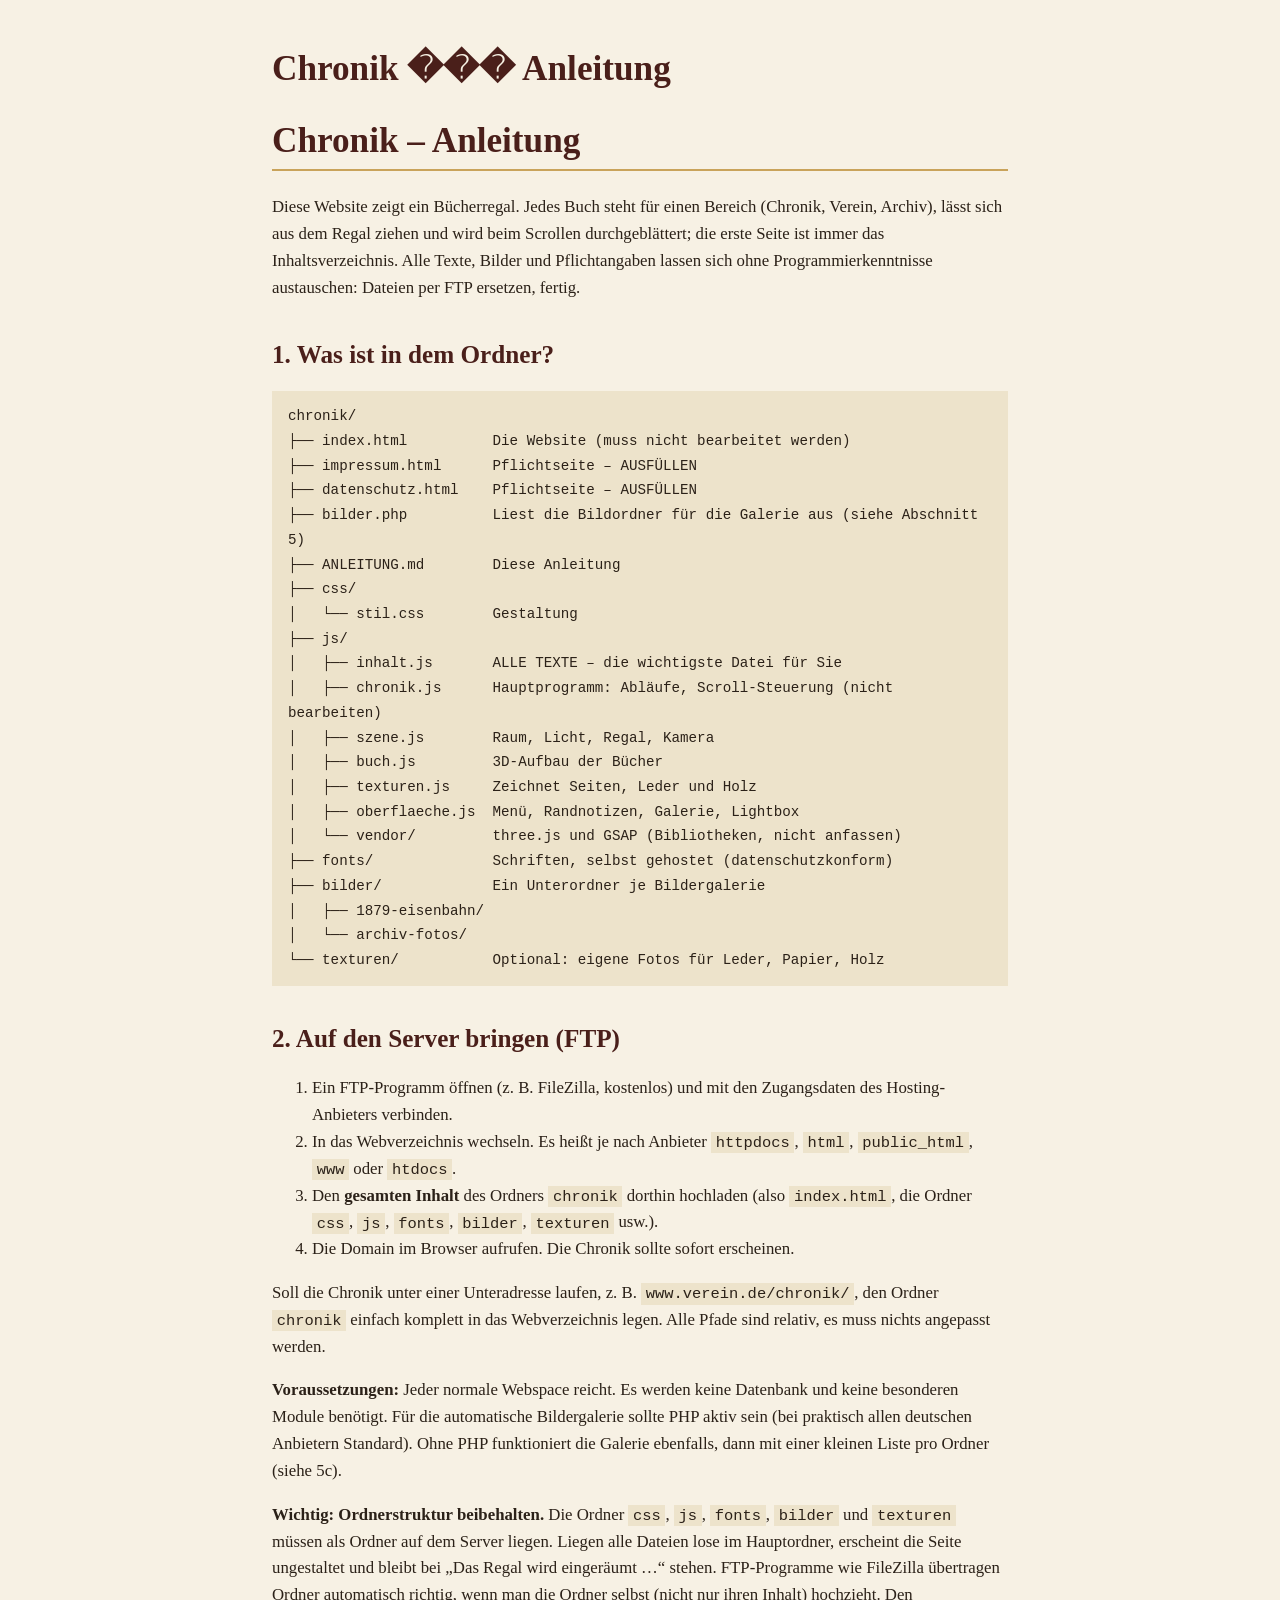
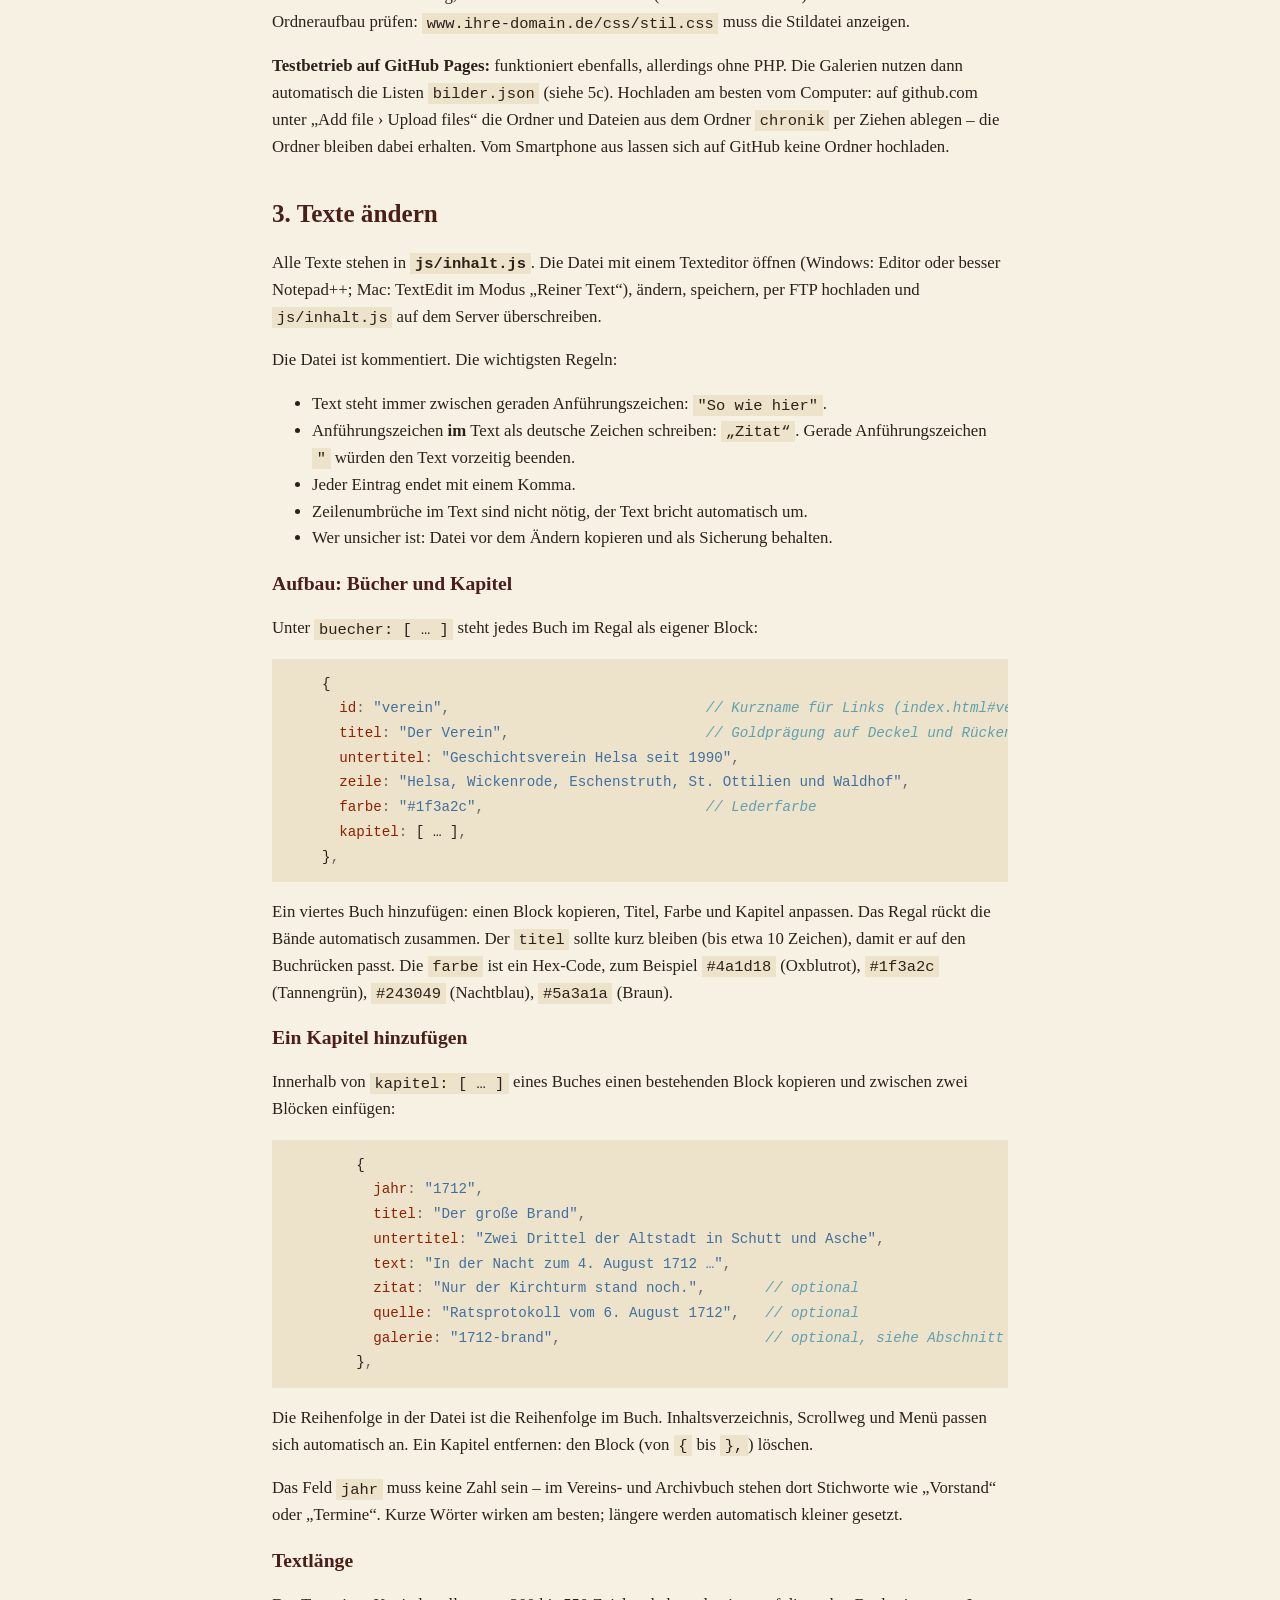
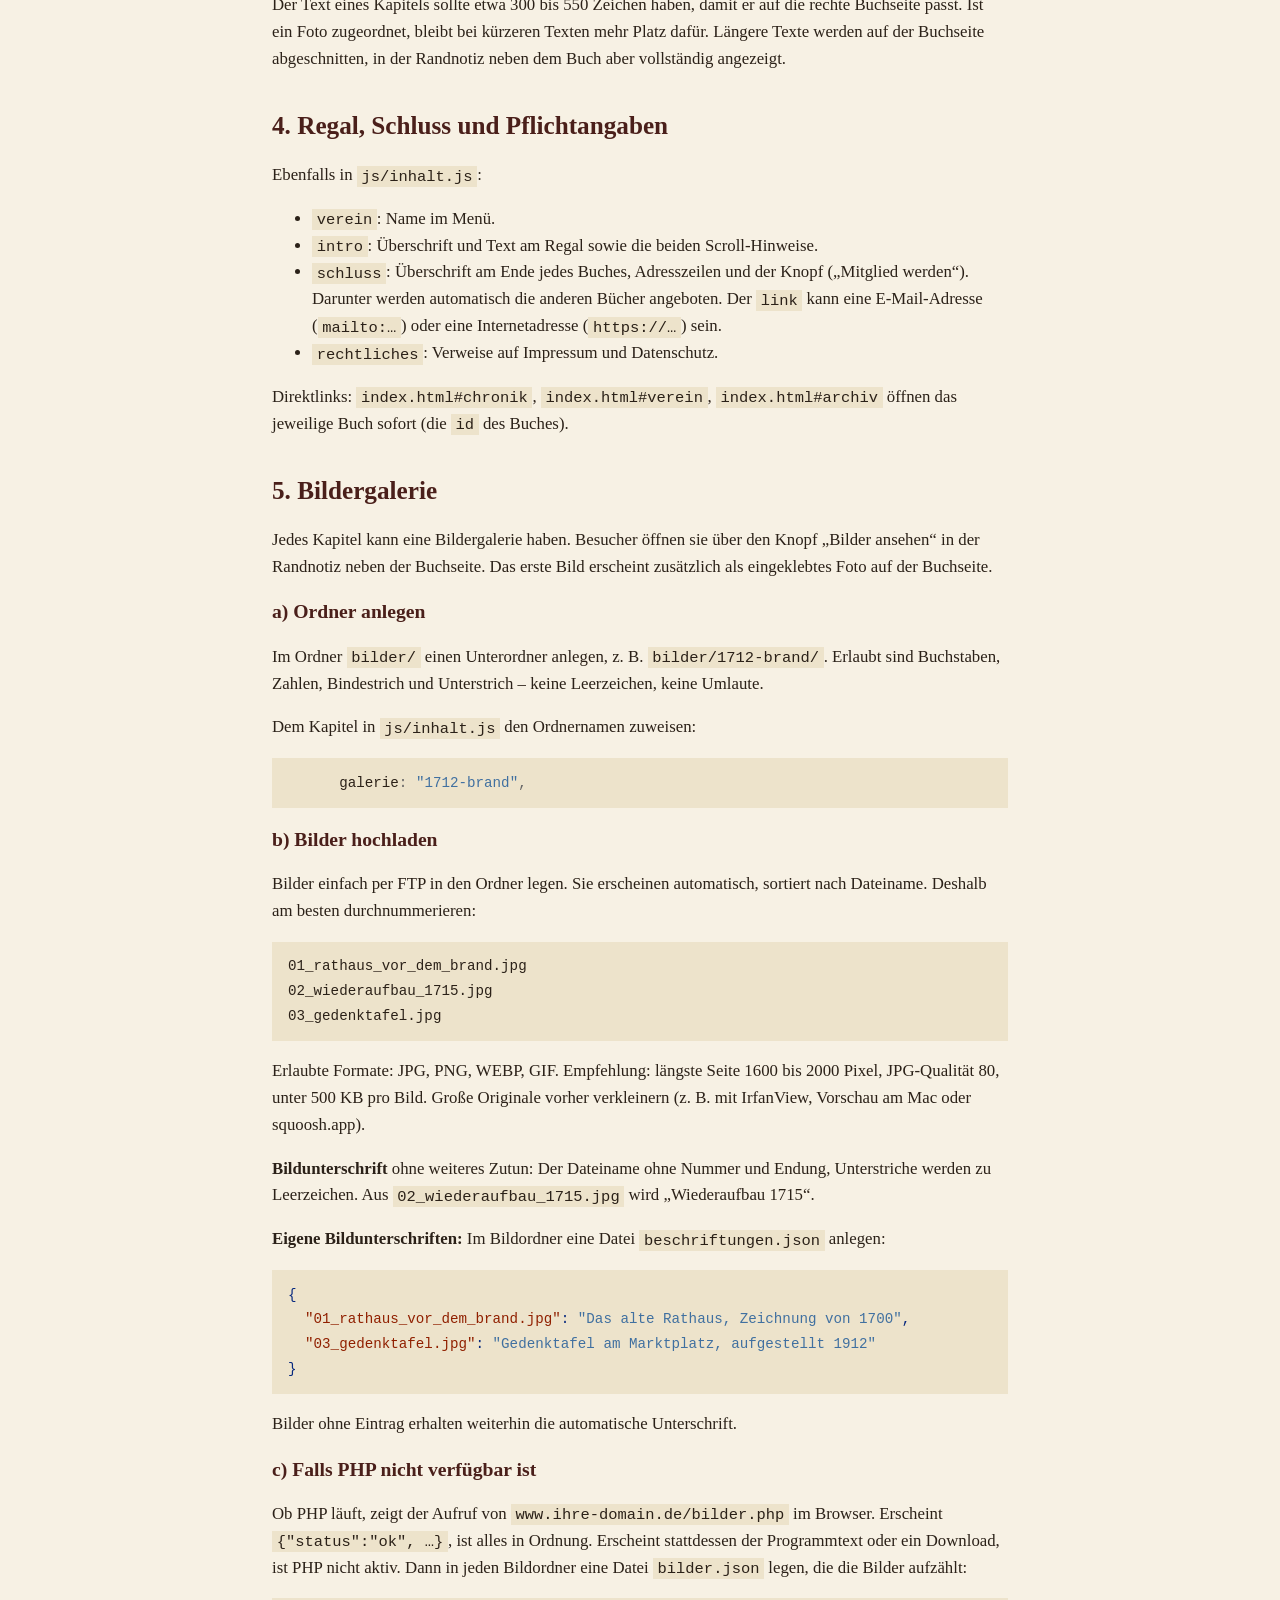
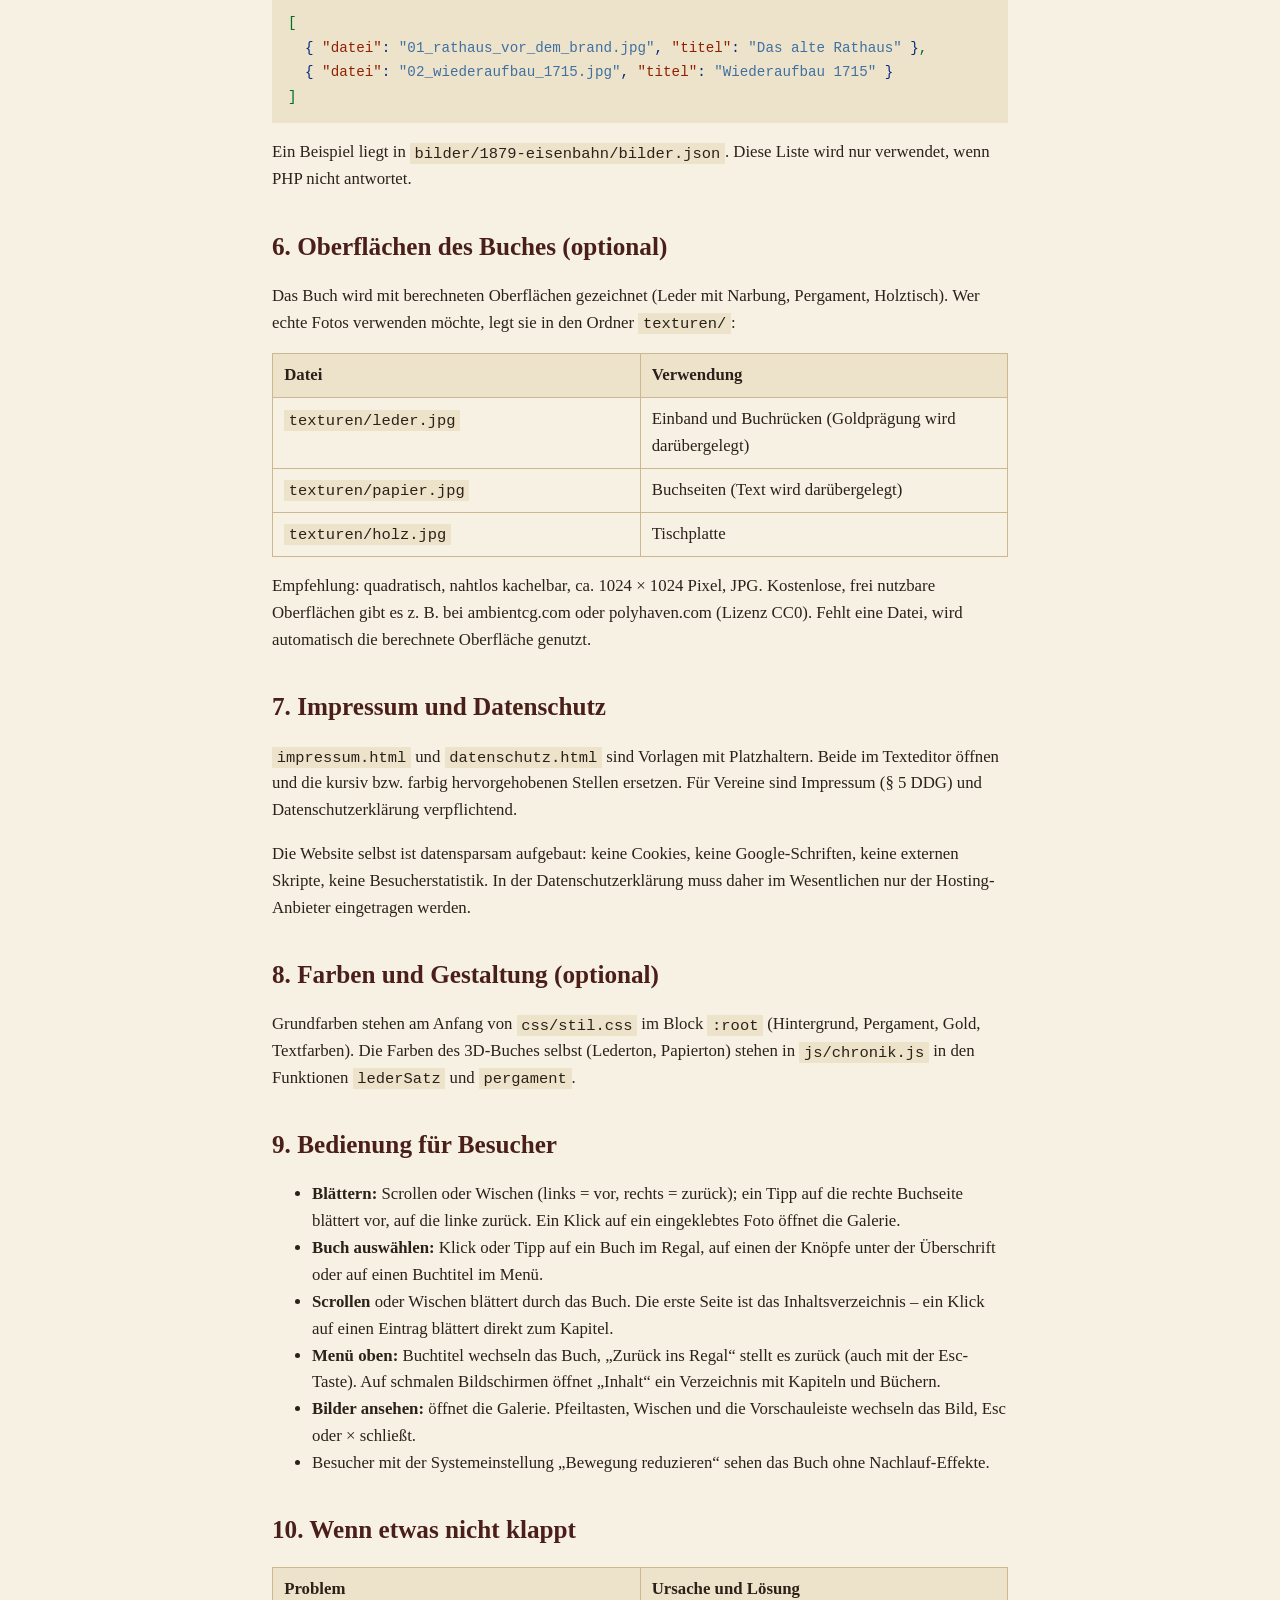
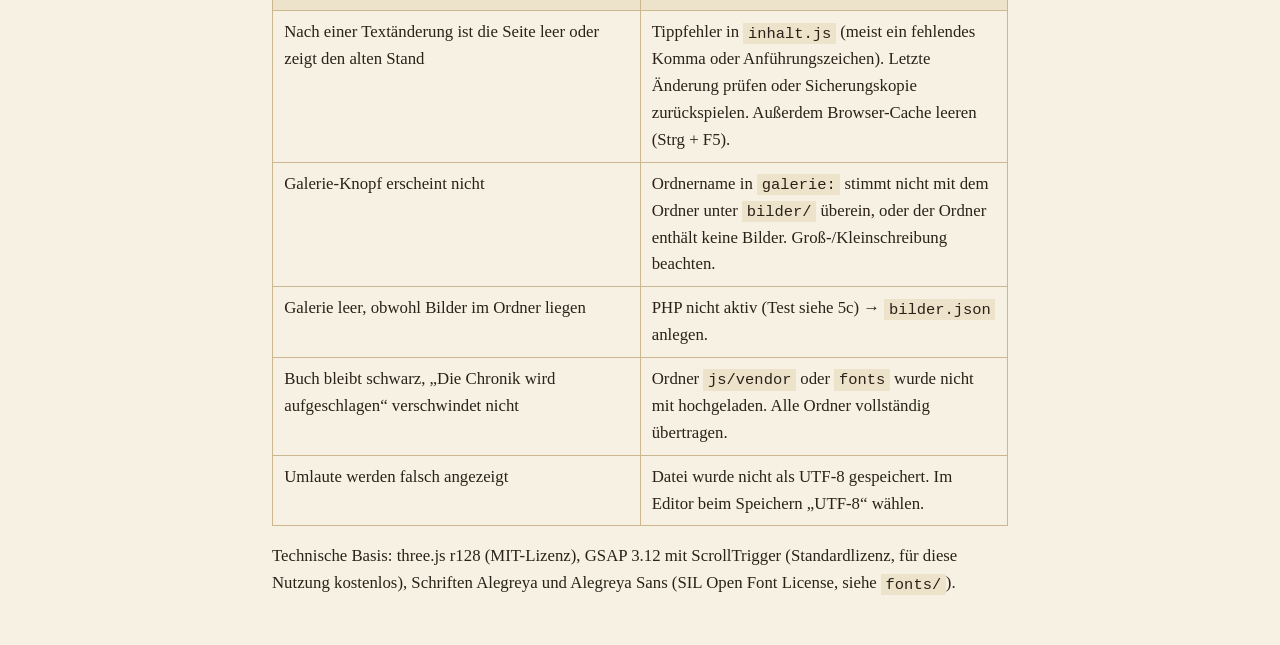
<file: ANLEITUNG.html>
<!DOCTYPE html>
<html xmlns="http://www.w3.org/1999/xhtml" lang="de" xml:lang="de">
<head>
  <meta charset="utf-8" />
  <meta name="generator" content="pandoc" />
  <meta name="viewport" content="width=device-width, initial-scale=1.0, user-scalable=yes" />
  <title>Chronik ��� Anleitung</title>
  <style>
    code{white-space: pre-wrap;}
    span.smallcaps{font-variant: small-caps;}
    div.columns{display: flex; gap: min(4vw, 1.5em);}
    div.column{flex: auto; overflow-x: auto;}
    div.hanging-indent{margin-left: 1.5em; text-indent: -1.5em;}
    /* The extra [class] is a hack that increases specificity enough to
       override a similar rule in reveal.js */
    ul.task-list[class]{list-style: none;}
    ul.task-list li input[type="checkbox"] {
      font-size: inherit;
      width: 0.8em;
      margin: 0 0.8em 0.2em -1.6em;
      vertical-align: middle;
    }
    .display.math{display: block; text-align: center; margin: 0.5rem auto;}
    /* CSS for syntax highlighting */
    pre > code.sourceCode { white-space: pre; position: relative; }
    pre > code.sourceCode > span { line-height: 1.25; }
    pre > code.sourceCode > span:empty { height: 1.2em; }
    .sourceCode { overflow: visible; }
    code.sourceCode > span { color: inherit; text-decoration: inherit; }
    div.sourceCode { margin: 1em 0; }
    pre.sourceCode { margin: 0; }
    @media screen {
    div.sourceCode { overflow: auto; }
    }
    @media print {
    pre > code.sourceCode { white-space: pre-wrap; }
    pre > code.sourceCode > span { text-indent: -5em; padding-left: 5em; }
    }
    pre.numberSource code
      { counter-reset: source-line 0; }
    pre.numberSource code > span
      { position: relative; left: -4em; counter-increment: source-line; }
    pre.numberSource code > span > a:first-child::before
      { content: counter(source-line);
        position: relative; left: -1em; text-align: right; vertical-align: baseline;
        border: none; display: inline-block;
        -webkit-touch-callout: none; -webkit-user-select: none;
        -khtml-user-select: none; -moz-user-select: none;
        -ms-user-select: none; user-select: none;
        padding: 0 4px; width: 4em;
        color: #aaaaaa;
      }
    pre.numberSource { margin-left: 3em; border-left: 1px solid #aaaaaa;  padding-left: 4px; }
    div.sourceCode
      {   }
    @media screen {
    pre > code.sourceCode > span > a:first-child::before { text-decoration: underline; }
    }
    code span.al { color: #ff0000; font-weight: bold; } /* Alert */
    code span.an { color: #60a0b0; font-weight: bold; font-style: italic; } /* Annotation */
    code span.at { color: #7d9029; } /* Attribute */
    code span.bn { color: #40a070; } /* BaseN */
    code span.bu { color: #008000; } /* BuiltIn */
    code span.cf { color: #007020; font-weight: bold; } /* ControlFlow */
    code span.ch { color: #4070a0; } /* Char */
    code span.cn { color: #880000; } /* Constant */
    code span.co { color: #60a0b0; font-style: italic; } /* Comment */
    code span.cv { color: #60a0b0; font-weight: bold; font-style: italic; } /* CommentVar */
    code span.do { color: #ba2121; font-style: italic; } /* Documentation */
    code span.dt { color: #902000; } /* DataType */
    code span.dv { color: #40a070; } /* DecVal */
    code span.er { color: #ff0000; font-weight: bold; } /* Error */
    code span.ex { } /* Extension */
    code span.fl { color: #40a070; } /* Float */
    code span.fu { color: #06287e; } /* Function */
    code span.im { color: #008000; font-weight: bold; } /* Import */
    code span.in { color: #60a0b0; font-weight: bold; font-style: italic; } /* Information */
    code span.kw { color: #007020; font-weight: bold; } /* Keyword */
    code span.op { color: #666666; } /* Operator */
    code span.ot { color: #007020; } /* Other */
    code span.pp { color: #bc7a00; } /* Preprocessor */
    code span.sc { color: #4070a0; } /* SpecialChar */
    code span.ss { color: #bb6688; } /* SpecialString */
    code span.st { color: #4070a0; } /* String */
    code span.va { color: #19177c; } /* Variable */
    code span.vs { color: #4070a0; } /* VerbatimString */
    code span.wa { color: #60a0b0; font-weight: bold; font-style: italic; } /* Warning */
  </style>
  <link rel="stylesheet" href="css/anleitung.css" />
</head>
<body>
<header id="title-block-header">
<h1 class="title">Chronik ��� Anleitung</h1>
</header>
<h1 id="chronik-anleitung">Chronik – Anleitung</h1>
<p>Diese Website zeigt ein Bücherregal. Jedes Buch steht für einen
Bereich (Chronik, Verein, Archiv), lässt sich aus dem Regal ziehen und
wird beim Scrollen durchgeblättert; die erste Seite ist immer das
Inhaltsverzeichnis. Alle Texte, Bilder und Pflichtangaben lassen sich
ohne Programmierkenntnisse austauschen: Dateien per FTP ersetzen,
fertig.</p>
<h2 id="was-ist-in-dem-ordner">1. Was ist in dem Ordner?</h2>
<pre><code>chronik/
├── index.html          Die Website (muss nicht bearbeitet werden)
├── impressum.html      Pflichtseite – AUSFÜLLEN
├── datenschutz.html    Pflichtseite – AUSFÜLLEN
├── bilder.php          Liest die Bildordner für die Galerie aus (siehe Abschnitt 5)
├── ANLEITUNG.md        Diese Anleitung
├── css/
│   └── stil.css        Gestaltung
├── js/
│   ├── inhalt.js       ALLE TEXTE – die wichtigste Datei für Sie
│   ├── chronik.js      Hauptprogramm: Abläufe, Scroll-Steuerung (nicht bearbeiten)
│   ├── szene.js        Raum, Licht, Regal, Kamera
│   ├── buch.js         3D-Aufbau der Bücher
│   ├── texturen.js     Zeichnet Seiten, Leder und Holz
│   ├── oberflaeche.js  Menü, Randnotizen, Galerie, Lightbox
│   └── vendor/         three.js und GSAP (Bibliotheken, nicht anfassen)
├── fonts/              Schriften, selbst gehostet (datenschutzkonform)
├── bilder/             Ein Unterordner je Bildergalerie
│   ├── 1879-eisenbahn/
│   └── archiv-fotos/
└── texturen/           Optional: eigene Fotos für Leder, Papier, Holz</code></pre>
<h2 id="auf-den-server-bringen-ftp">2. Auf den Server bringen (FTP)</h2>
<ol type="1">
<li>Ein FTP-Programm öffnen (z. B. FileZilla, kostenlos) und mit den
Zugangsdaten des Hosting-Anbieters verbinden.</li>
<li>In das Webverzeichnis wechseln. Es heißt je nach Anbieter
<code>httpdocs</code>, <code>html</code>, <code>public_html</code>,
<code>www</code> oder <code>htdocs</code>.</li>
<li>Den <strong>gesamten Inhalt</strong> des Ordners
<code>chronik</code> dorthin hochladen (also <code>index.html</code>,
die Ordner <code>css</code>, <code>js</code>, <code>fonts</code>,
<code>bilder</code>, <code>texturen</code> usw.).</li>
<li>Die Domain im Browser aufrufen. Die Chronik sollte sofort
erscheinen.</li>
</ol>
<p>Soll die Chronik unter einer Unteradresse laufen, z. B.
<code>www.verein.de/chronik/</code>, den Ordner <code>chronik</code>
einfach komplett in das Webverzeichnis legen. Alle Pfade sind relativ,
es muss nichts angepasst werden.</p>
<p><strong>Voraussetzungen:</strong> Jeder normale Webspace reicht. Es
werden keine Datenbank und keine besonderen Module benötigt. Für die
automatische Bildergalerie sollte PHP aktiv sein (bei praktisch allen
deutschen Anbietern Standard). Ohne PHP funktioniert die Galerie
ebenfalls, dann mit einer kleinen Liste pro Ordner (siehe 5c).</p>
<p><strong>Wichtig: Ordnerstruktur beibehalten.</strong> Die Ordner
<code>css</code>, <code>js</code>, <code>fonts</code>,
<code>bilder</code> und <code>texturen</code> müssen als Ordner auf dem
Server liegen. Liegen alle Dateien lose im Hauptordner, erscheint die
Seite ungestaltet und bleibt bei „Das Regal wird eingeräumt …“ stehen.
FTP-Programme wie FileZilla übertragen Ordner automatisch richtig, wenn
man die Ordner selbst (nicht nur ihren Inhalt) hochzieht. Den
Ordneraufbau prüfen: <code>www.ihre-domain.de/css/stil.css</code> muss
die Stildatei anzeigen.</p>
<p><strong>Testbetrieb auf GitHub Pages:</strong> funktioniert
ebenfalls, allerdings ohne PHP. Die Galerien nutzen dann automatisch die
Listen <code>bilder.json</code> (siehe 5c). Hochladen am besten vom
Computer: auf github.com unter „Add file › Upload files“ die Ordner und
Dateien aus dem Ordner <code>chronik</code> per Ziehen ablegen – die
Ordner bleiben dabei erhalten. Vom Smartphone aus lassen sich auf GitHub
keine Ordner hochladen.</p>
<h2 id="texte-ändern">3. Texte ändern</h2>
<p>Alle Texte stehen in <strong><code>js/inhalt.js</code></strong>. Die
Datei mit einem Texteditor öffnen (Windows: Editor oder besser
Notepad++; Mac: TextEdit im Modus „Reiner Text“), ändern, speichern, per
FTP hochladen und <code>js/inhalt.js</code> auf dem Server
überschreiben.</p>
<p>Die Datei ist kommentiert. Die wichtigsten Regeln:</p>
<ul>
<li>Text steht immer zwischen geraden Anführungszeichen:
<code>"So wie hier"</code>.</li>
<li>Anführungszeichen <strong>im</strong> Text als deutsche Zeichen
schreiben: <code>„Zitat“</code>. Gerade Anführungszeichen <code>"</code>
würden den Text vorzeitig beenden.</li>
<li>Jeder Eintrag endet mit einem Komma.</li>
<li>Zeilenumbrüche im Text sind nicht nötig, der Text bricht automatisch
um.</li>
<li>Wer unsicher ist: Datei vor dem Ändern kopieren und als Sicherung
behalten.</li>
</ul>
<h3 id="aufbau-bücher-und-kapitel">Aufbau: Bücher und Kapitel</h3>
<p>Unter <code>buecher: [ … ]</code> steht jedes Buch im Regal als
eigener Block:</p>
<div class="sourceCode" id="cb2"><pre class="sourceCode js"><code class="sourceCode javascript"><span id="cb2-1"><a href="#cb2-1" aria-hidden="true" tabindex="-1"></a>    {</span>
<span id="cb2-2"><a href="#cb2-2" aria-hidden="true" tabindex="-1"></a>      <span class="dt">id</span><span class="op">:</span> <span class="st">&quot;verein&quot;</span><span class="op">,</span>                              <span class="co">// Kurzname für Links (index.html#verein)</span></span>
<span id="cb2-3"><a href="#cb2-3" aria-hidden="true" tabindex="-1"></a>      <span class="dt">titel</span><span class="op">:</span> <span class="st">&quot;Der Verein&quot;</span><span class="op">,</span>                       <span class="co">// Goldprägung auf Deckel und Rücken</span></span>
<span id="cb2-4"><a href="#cb2-4" aria-hidden="true" tabindex="-1"></a>      <span class="dt">untertitel</span><span class="op">:</span> <span class="st">&quot;Geschichtsverein Helsa seit 1990&quot;</span><span class="op">,</span></span>
<span id="cb2-5"><a href="#cb2-5" aria-hidden="true" tabindex="-1"></a>      <span class="dt">zeile</span><span class="op">:</span> <span class="st">&quot;Helsa, Wickenrode, Eschenstruth, St. Ottilien und Waldhof&quot;</span><span class="op">,</span></span>
<span id="cb2-6"><a href="#cb2-6" aria-hidden="true" tabindex="-1"></a>      <span class="dt">farbe</span><span class="op">:</span> <span class="st">&quot;#1f3a2c&quot;</span><span class="op">,</span>                          <span class="co">// Lederfarbe</span></span>
<span id="cb2-7"><a href="#cb2-7" aria-hidden="true" tabindex="-1"></a>      <span class="dt">kapitel</span><span class="op">:</span> [ … ]<span class="op">,</span></span>
<span id="cb2-8"><a href="#cb2-8" aria-hidden="true" tabindex="-1"></a>    }<span class="op">,</span></span></code></pre></div>
<p>Ein viertes Buch hinzufügen: einen Block kopieren, Titel, Farbe und
Kapitel anpassen. Das Regal rückt die Bände automatisch zusammen. Der
<code>titel</code> sollte kurz bleiben (bis etwa 10 Zeichen), damit er
auf den Buchrücken passt. Die <code>farbe</code> ist ein Hex-Code, zum
Beispiel <code>#4a1d18</code> (Oxblutrot), <code>#1f3a2c</code>
(Tannengrün), <code>#243049</code> (Nachtblau), <code>#5a3a1a</code>
(Braun).</p>
<h3 id="ein-kapitel-hinzufügen">Ein Kapitel hinzufügen</h3>
<p>Innerhalb von <code>kapitel: [ … ]</code> eines Buches einen
bestehenden Block kopieren und zwischen zwei Blöcken einfügen:</p>
<div class="sourceCode" id="cb3"><pre class="sourceCode js"><code class="sourceCode javascript"><span id="cb3-1"><a href="#cb3-1" aria-hidden="true" tabindex="-1"></a>        {</span>
<span id="cb3-2"><a href="#cb3-2" aria-hidden="true" tabindex="-1"></a>          <span class="dt">jahr</span><span class="op">:</span> <span class="st">&quot;1712&quot;</span><span class="op">,</span></span>
<span id="cb3-3"><a href="#cb3-3" aria-hidden="true" tabindex="-1"></a>          <span class="dt">titel</span><span class="op">:</span> <span class="st">&quot;Der große Brand&quot;</span><span class="op">,</span></span>
<span id="cb3-4"><a href="#cb3-4" aria-hidden="true" tabindex="-1"></a>          <span class="dt">untertitel</span><span class="op">:</span> <span class="st">&quot;Zwei Drittel der Altstadt in Schutt und Asche&quot;</span><span class="op">,</span></span>
<span id="cb3-5"><a href="#cb3-5" aria-hidden="true" tabindex="-1"></a>          <span class="dt">text</span><span class="op">:</span> <span class="st">&quot;In der Nacht zum 4. August 1712 …&quot;</span><span class="op">,</span></span>
<span id="cb3-6"><a href="#cb3-6" aria-hidden="true" tabindex="-1"></a>          <span class="dt">zitat</span><span class="op">:</span> <span class="st">&quot;Nur der Kirchturm stand noch.&quot;</span><span class="op">,</span>       <span class="co">// optional</span></span>
<span id="cb3-7"><a href="#cb3-7" aria-hidden="true" tabindex="-1"></a>          <span class="dt">quelle</span><span class="op">:</span> <span class="st">&quot;Ratsprotokoll vom 6. August 1712&quot;</span><span class="op">,</span>   <span class="co">// optional</span></span>
<span id="cb3-8"><a href="#cb3-8" aria-hidden="true" tabindex="-1"></a>          <span class="dt">galerie</span><span class="op">:</span> <span class="st">&quot;1712-brand&quot;</span><span class="op">,</span>                        <span class="co">// optional, siehe Abschnitt 5</span></span>
<span id="cb3-9"><a href="#cb3-9" aria-hidden="true" tabindex="-1"></a>        }<span class="op">,</span></span></code></pre></div>
<p>Die Reihenfolge in der Datei ist die Reihenfolge im Buch.
Inhaltsverzeichnis, Scrollweg und Menü passen sich automatisch an. Ein
Kapitel entfernen: den Block (von <code>{</code> bis <code>},</code>)
löschen.</p>
<p>Das Feld <code>jahr</code> muss keine Zahl sein – im Vereins- und
Archivbuch stehen dort Stichworte wie „Vorstand“ oder „Termine“. Kurze
Wörter wirken am besten; längere werden automatisch kleiner gesetzt.</p>
<h3 id="textlänge">Textlänge</h3>
<p>Der Text eines Kapitels sollte etwa 300 bis 550 Zeichen haben, damit
er auf die rechte Buchseite passt. Ist ein Foto zugeordnet, bleibt bei
kürzeren Texten mehr Platz dafür. Längere Texte werden auf der Buchseite
abgeschnitten, in der Randnotiz neben dem Buch aber vollständig
angezeigt.</p>
<h2 id="regal-schluss-und-pflichtangaben">4. Regal, Schluss und
Pflichtangaben</h2>
<p>Ebenfalls in <code>js/inhalt.js</code>:</p>
<ul>
<li><code>verein</code>: Name im Menü.</li>
<li><code>intro</code>: Überschrift und Text am Regal sowie die beiden
Scroll-Hinweise.</li>
<li><code>schluss</code>: Überschrift am Ende jedes Buches, Adresszeilen
und der Knopf („Mitglied werden“). Darunter werden automatisch die
anderen Bücher angeboten. Der <code>link</code> kann eine E-Mail-Adresse
(<code>mailto:…</code>) oder eine Internetadresse
(<code>https://…</code>) sein.</li>
<li><code>rechtliches</code>: Verweise auf Impressum und
Datenschutz.</li>
</ul>
<p>Direktlinks: <code>index.html#chronik</code>,
<code>index.html#verein</code>, <code>index.html#archiv</code> öffnen
das jeweilige Buch sofort (die <code>id</code> des Buches).</p>
<h2 id="bildergalerie">5. Bildergalerie</h2>
<p>Jedes Kapitel kann eine Bildergalerie haben. Besucher öffnen sie über
den Knopf „Bilder ansehen“ in der Randnotiz neben der Buchseite. Das
erste Bild erscheint zusätzlich als eingeklebtes Foto auf der
Buchseite.</p>
<h3 id="a-ordner-anlegen">a) Ordner anlegen</h3>
<p>Im Ordner <code>bilder/</code> einen Unterordner anlegen, z. B.
<code>bilder/1712-brand/</code>. Erlaubt sind Buchstaben, Zahlen,
Bindestrich und Unterstrich – keine Leerzeichen, keine Umlaute.</p>
<p>Dem Kapitel in <code>js/inhalt.js</code> den Ordnernamen
zuweisen:</p>
<div class="sourceCode" id="cb4"><pre class="sourceCode js"><code class="sourceCode javascript"><span id="cb4-1"><a href="#cb4-1" aria-hidden="true" tabindex="-1"></a>      galerie<span class="op">:</span> <span class="st">&quot;1712-brand&quot;</span><span class="op">,</span></span></code></pre></div>
<h3 id="b-bilder-hochladen">b) Bilder hochladen</h3>
<p>Bilder einfach per FTP in den Ordner legen. Sie erscheinen
automatisch, sortiert nach Dateiname. Deshalb am besten
durchnummerieren:</p>
<pre><code>01_rathaus_vor_dem_brand.jpg
02_wiederaufbau_1715.jpg
03_gedenktafel.jpg</code></pre>
<p>Erlaubte Formate: JPG, PNG, WEBP, GIF. Empfehlung: längste Seite 1600
bis 2000 Pixel, JPG-Qualität 80, unter 500 KB pro Bild. Große Originale
vorher verkleinern (z. B. mit IrfanView, Vorschau am Mac oder
squoosh.app).</p>
<p><strong>Bildunterschrift</strong> ohne weiteres Zutun: Der Dateiname
ohne Nummer und Endung, Unterstriche werden zu Leerzeichen. Aus
<code>02_wiederaufbau_1715.jpg</code> wird „Wiederaufbau 1715“.</p>
<p><strong>Eigene Bildunterschriften:</strong> Im Bildordner eine Datei
<code>beschriftungen.json</code> anlegen:</p>
<div class="sourceCode" id="cb6"><pre
class="sourceCode json"><code class="sourceCode json"><span id="cb6-1"><a href="#cb6-1" aria-hidden="true" tabindex="-1"></a><span class="fu">{</span></span>
<span id="cb6-2"><a href="#cb6-2" aria-hidden="true" tabindex="-1"></a>  <span class="dt">&quot;01_rathaus_vor_dem_brand.jpg&quot;</span><span class="fu">:</span> <span class="st">&quot;Das alte Rathaus, Zeichnung von 1700&quot;</span><span class="fu">,</span></span>
<span id="cb6-3"><a href="#cb6-3" aria-hidden="true" tabindex="-1"></a>  <span class="dt">&quot;03_gedenktafel.jpg&quot;</span><span class="fu">:</span> <span class="st">&quot;Gedenktafel am Marktplatz, aufgestellt 1912&quot;</span></span>
<span id="cb6-4"><a href="#cb6-4" aria-hidden="true" tabindex="-1"></a><span class="fu">}</span></span></code></pre></div>
<p>Bilder ohne Eintrag erhalten weiterhin die automatische
Unterschrift.</p>
<h3 id="c-falls-php-nicht-verfügbar-ist">c) Falls PHP nicht verfügbar
ist</h3>
<p>Ob PHP läuft, zeigt der Aufruf von
<code>www.ihre-domain.de/bilder.php</code> im Browser. Erscheint
<code>{"status":"ok", …}</code>, ist alles in Ordnung. Erscheint
stattdessen der Programmtext oder ein Download, ist PHP nicht aktiv.
Dann in jeden Bildordner eine Datei <code>bilder.json</code> legen, die
die Bilder aufzählt:</p>
<div class="sourceCode" id="cb7"><pre
class="sourceCode json"><code class="sourceCode json"><span id="cb7-1"><a href="#cb7-1" aria-hidden="true" tabindex="-1"></a><span class="ot">[</span></span>
<span id="cb7-2"><a href="#cb7-2" aria-hidden="true" tabindex="-1"></a>  <span class="fu">{</span> <span class="dt">&quot;datei&quot;</span><span class="fu">:</span> <span class="st">&quot;01_rathaus_vor_dem_brand.jpg&quot;</span><span class="fu">,</span> <span class="dt">&quot;titel&quot;</span><span class="fu">:</span> <span class="st">&quot;Das alte Rathaus&quot;</span> <span class="fu">}</span><span class="ot">,</span></span>
<span id="cb7-3"><a href="#cb7-3" aria-hidden="true" tabindex="-1"></a>  <span class="fu">{</span> <span class="dt">&quot;datei&quot;</span><span class="fu">:</span> <span class="st">&quot;02_wiederaufbau_1715.jpg&quot;</span><span class="fu">,</span> <span class="dt">&quot;titel&quot;</span><span class="fu">:</span> <span class="st">&quot;Wiederaufbau 1715&quot;</span> <span class="fu">}</span></span>
<span id="cb7-4"><a href="#cb7-4" aria-hidden="true" tabindex="-1"></a><span class="ot">]</span></span></code></pre></div>
<p>Ein Beispiel liegt in <code>bilder/1879-eisenbahn/bilder.json</code>.
Diese Liste wird nur verwendet, wenn PHP nicht antwortet.</p>
<h2 id="oberflächen-des-buches-optional">6. Oberflächen des Buches
(optional)</h2>
<p>Das Buch wird mit berechneten Oberflächen gezeichnet (Leder mit
Narbung, Pergament, Holztisch). Wer echte Fotos verwenden möchte, legt
sie in den Ordner <code>texturen/</code>:</p>
<table>
<colgroup>
<col style="width: 50%" />
<col style="width: 50%" />
</colgroup>
<thead>
<tr class="header">
<th>Datei</th>
<th>Verwendung</th>
</tr>
</thead>
<tbody>
<tr class="odd">
<td><code>texturen/leder.jpg</code></td>
<td>Einband und Buchrücken (Goldprägung wird darübergelegt)</td>
</tr>
<tr class="even">
<td><code>texturen/papier.jpg</code></td>
<td>Buchseiten (Text wird darübergelegt)</td>
</tr>
<tr class="odd">
<td><code>texturen/holz.jpg</code></td>
<td>Tischplatte</td>
</tr>
</tbody>
</table>
<p>Empfehlung: quadratisch, nahtlos kachelbar, ca. 1024 × 1024 Pixel,
JPG. Kostenlose, frei nutzbare Oberflächen gibt es z. B. bei
ambientcg.com oder polyhaven.com (Lizenz CC0). Fehlt eine Datei, wird
automatisch die berechnete Oberfläche genutzt.</p>
<h2 id="impressum-und-datenschutz">7. Impressum und Datenschutz</h2>
<p><code>impressum.html</code> und <code>datenschutz.html</code> sind
Vorlagen mit Platzhaltern. Beide im Texteditor öffnen und die kursiv
bzw. farbig hervorgehobenen Stellen ersetzen. Für Vereine sind Impressum
(§ 5 DDG) und Datenschutzerklärung verpflichtend.</p>
<p>Die Website selbst ist datensparsam aufgebaut: keine Cookies, keine
Google-Schriften, keine externen Skripte, keine Besucherstatistik. In
der Datenschutzerklärung muss daher im Wesentlichen nur der
Hosting-Anbieter eingetragen werden.</p>
<h2 id="farben-und-gestaltung-optional">8. Farben und Gestaltung
(optional)</h2>
<p>Grundfarben stehen am Anfang von <code>css/stil.css</code> im Block
<code>:root</code> (Hintergrund, Pergament, Gold, Textfarben). Die
Farben des 3D-Buches selbst (Lederton, Papierton) stehen in
<code>js/chronik.js</code> in den Funktionen <code>lederSatz</code> und
<code>pergament</code>.</p>
<h2 id="bedienung-für-besucher">9. Bedienung für Besucher</h2>
<ul>
<li><strong>Blättern:</strong> Scrollen oder Wischen (links = vor,
rechts = zurück); ein Tipp auf die rechte Buchseite blättert vor, auf
die linke zurück. Ein Klick auf ein eingeklebtes Foto öffnet die
Galerie.</li>
<li><strong>Buch auswählen:</strong> Klick oder Tipp auf ein Buch im
Regal, auf einen der Knöpfe unter der Überschrift oder auf einen
Buchtitel im Menü.</li>
<li><strong>Scrollen</strong> oder Wischen blättert durch das Buch. Die
erste Seite ist das Inhaltsverzeichnis – ein Klick auf einen Eintrag
blättert direkt zum Kapitel.</li>
<li><strong>Menü oben:</strong> Buchtitel wechseln das Buch, „Zurück ins
Regal“ stellt es zurück (auch mit der Esc-Taste). Auf schmalen
Bildschirmen öffnet „Inhalt“ ein Verzeichnis mit Kapiteln und
Büchern.</li>
<li><strong>Bilder ansehen:</strong> öffnet die Galerie. Pfeiltasten,
Wischen und die Vorschauleiste wechseln das Bild, Esc oder ×
schließt.</li>
<li>Besucher mit der Systemeinstellung „Bewegung reduzieren“ sehen das
Buch ohne Nachlauf-Effekte.</li>
</ul>
<h2 id="wenn-etwas-nicht-klappt">10. Wenn etwas nicht klappt</h2>
<table>
<colgroup>
<col style="width: 50%" />
<col style="width: 50%" />
</colgroup>
<thead>
<tr class="header">
<th>Problem</th>
<th>Ursache und Lösung</th>
</tr>
</thead>
<tbody>
<tr class="odd">
<td>Nach einer Textänderung ist die Seite leer oder zeigt den alten
Stand</td>
<td>Tippfehler in <code>inhalt.js</code> (meist ein fehlendes Komma oder
Anführungszeichen). Letzte Änderung prüfen oder Sicherungskopie
zurückspielen. Außerdem Browser-Cache leeren (Strg + F5).</td>
</tr>
<tr class="even">
<td>Galerie-Knopf erscheint nicht</td>
<td>Ordnername in <code>galerie:</code> stimmt nicht mit dem Ordner
unter <code>bilder/</code> überein, oder der Ordner enthält keine
Bilder. Groß-/Kleinschreibung beachten.</td>
</tr>
<tr class="odd">
<td>Galerie leer, obwohl Bilder im Ordner liegen</td>
<td>PHP nicht aktiv (Test siehe 5c) → <code>bilder.json</code>
anlegen.</td>
</tr>
<tr class="even">
<td>Buch bleibt schwarz, „Die Chronik wird aufgeschlagen“ verschwindet
nicht</td>
<td>Ordner <code>js/vendor</code> oder <code>fonts</code> wurde nicht
mit hochgeladen. Alle Ordner vollständig übertragen.</td>
</tr>
<tr class="odd">
<td>Umlaute werden falsch angezeigt</td>
<td>Datei wurde nicht als UTF-8 gespeichert. Im Editor beim Speichern
„UTF-8“ wählen.</td>
</tr>
</tbody>
</table>
<p>Technische Basis: three.js r128 (MIT-Lizenz), GSAP 3.12 mit
ScrollTrigger (Standardlizenz, für diese Nutzung kostenlos), Schriften
Alegreya und Alegreya Sans (SIL Open Font License, siehe
<code>fonts/</code>).</p>
</body>
</html>
</file>
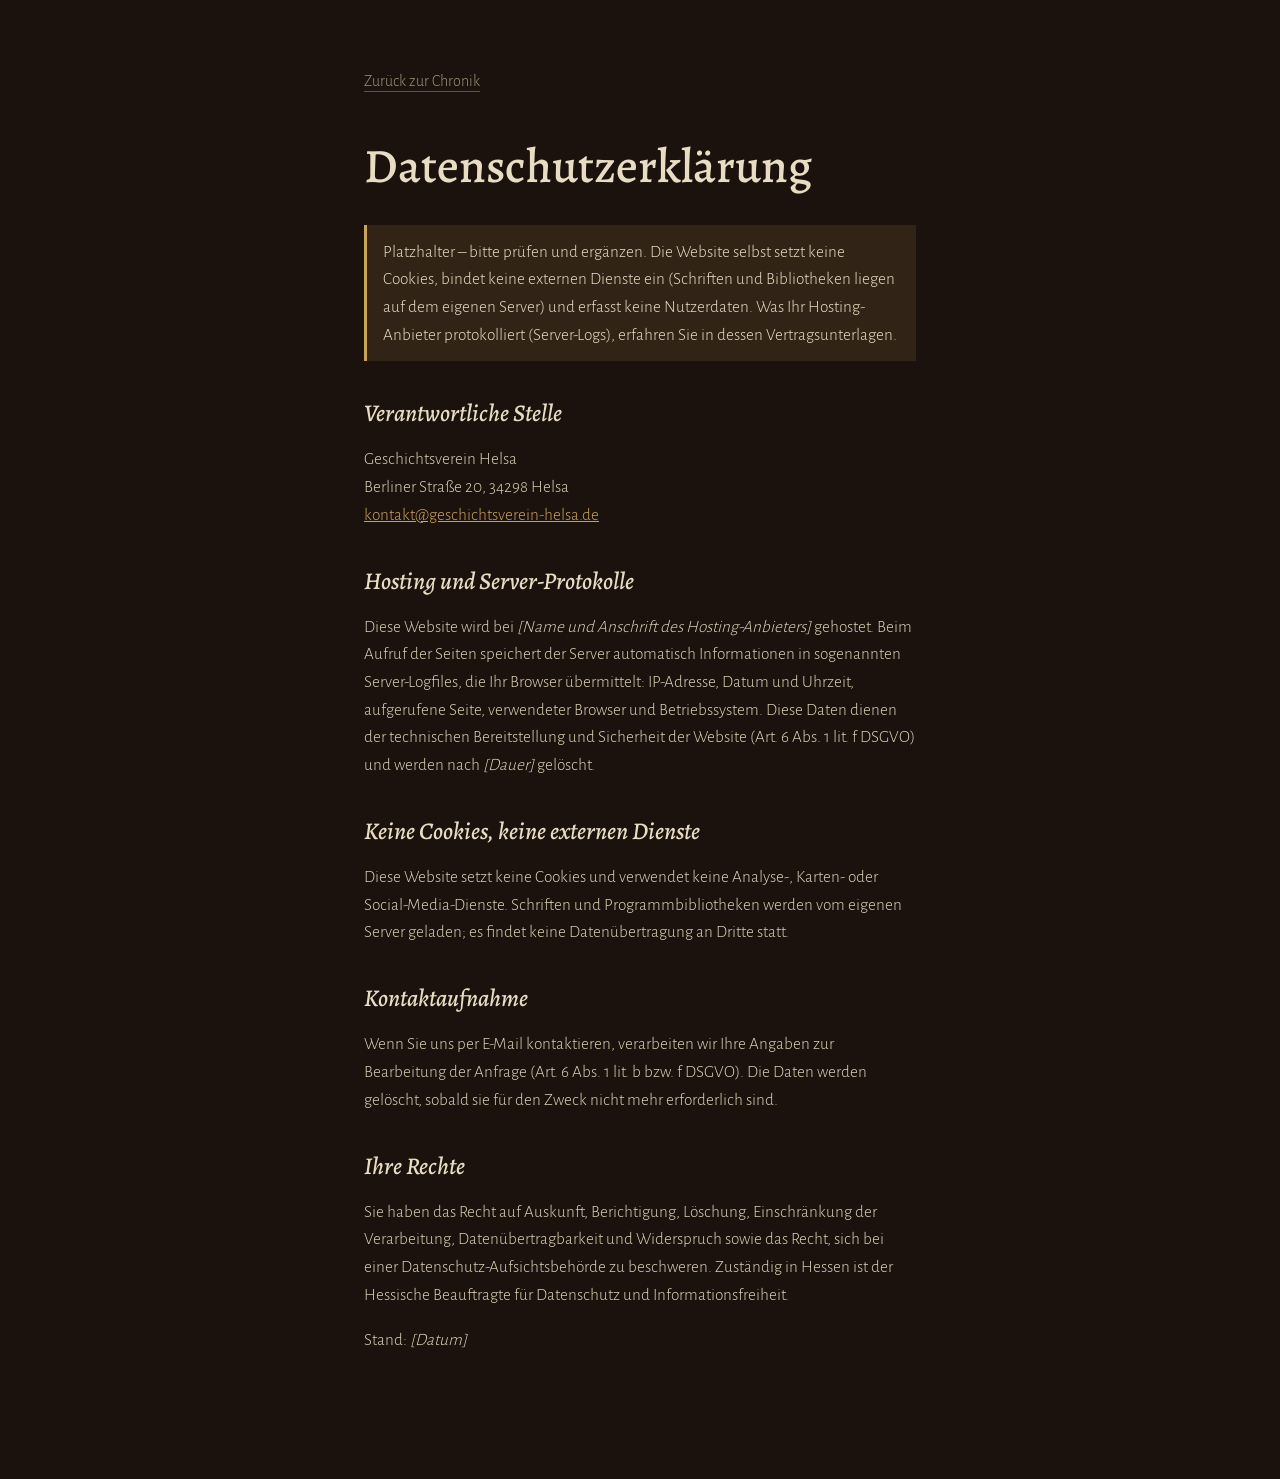
<file: datenschutz.html>
<!DOCTYPE html>
<html lang="de">
<head>
<meta charset="utf-8">
<meta name="viewport" content="width=device-width, initial-scale=1">
<title>Datenschutz – Geschichtsverein Helsa</title>
<link rel="stylesheet" href="css/stil.css">
</head>
<body>
<main class="textseite">
  <a class="zurueck" href="index.html">Zurück zur Chronik</a>
  <h1>Datenschutzerklärung</h1>

  <p class="platzhalter">Platzhalter – bitte prüfen und ergänzen. Die Website selbst setzt keine Cookies, bindet keine externen Dienste ein (Schriften und Bibliotheken liegen auf dem eigenen Server) und erfasst keine Nutzerdaten. Was Ihr Hosting-Anbieter protokolliert (Server-Logs), erfahren Sie in dessen Vertragsunterlagen.</p>

  <h2>Verantwortliche Stelle</h2>
  <p>Geschichtsverein Helsa<br>
  Berliner Straße 20, 34298 Helsa<br>
  <a href="mailto:kontakt@geschichtsverein-helsa.de">kontakt@geschichtsverein-helsa.de</a></p>

  <h2>Hosting und Server-Protokolle</h2>
  <p>Diese Website wird bei <em>[Name und Anschrift des Hosting-Anbieters]</em> gehostet. Beim Aufruf der Seiten speichert der Server automatisch Informationen in sogenannten Server-Logfiles, die Ihr Browser übermittelt: IP-Adresse, Datum und Uhrzeit, aufgerufene Seite, verwendeter Browser und Betriebssystem. Diese Daten dienen der technischen Bereitstellung und Sicherheit der Website (Art. 6 Abs. 1 lit. f DSGVO) und werden nach <em>[Dauer]</em> gelöscht.</p>

  <h2>Keine Cookies, keine externen Dienste</h2>
  <p>Diese Website setzt keine Cookies und verwendet keine Analyse-, Karten- oder Social-Media-Dienste. Schriften und Programmbibliotheken werden vom eigenen Server geladen; es findet keine Datenübertragung an Dritte statt.</p>

  <h2>Kontaktaufnahme</h2>
  <p>Wenn Sie uns per E-Mail kontaktieren, verarbeiten wir Ihre Angaben zur Bearbeitung der Anfrage (Art. 6 Abs. 1 lit. b bzw. f DSGVO). Die Daten werden gelöscht, sobald sie für den Zweck nicht mehr erforderlich sind.</p>

  <h2>Ihre Rechte</h2>
  <p>Sie haben das Recht auf Auskunft, Berichtigung, Löschung, Einschränkung der Verarbeitung, Datenübertragbarkeit und Widerspruch sowie das Recht, sich bei einer Datenschutz-Aufsichtsbehörde zu beschweren. Zuständig in Hessen ist der Hessische Beauftragte für Datenschutz und Informationsfreiheit.</p>

  <p>Stand: <em>[Datum]</em></p>
</main>
</body>
</html>
</file>
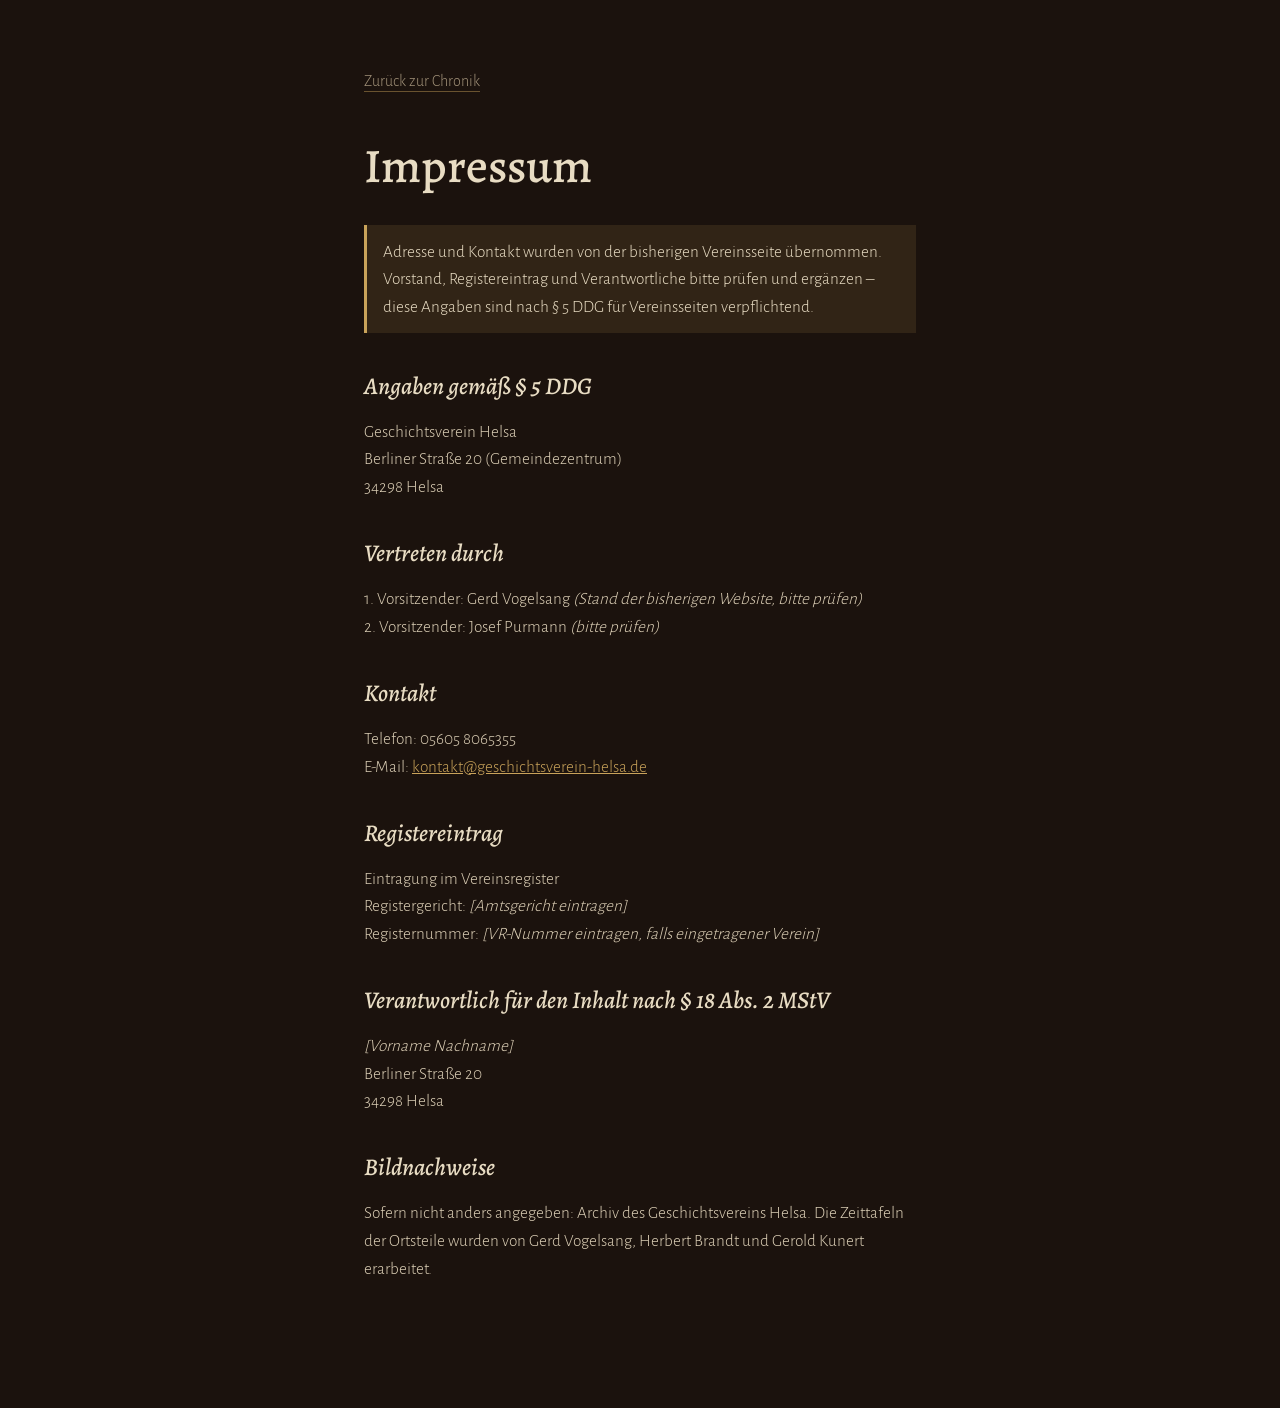
<file: impressum.html>
<!DOCTYPE html>
<html lang="de">
<head>
<meta charset="utf-8">
<meta name="viewport" content="width=device-width, initial-scale=1">
<title>Impressum – Geschichtsverein Helsa</title>
<link rel="stylesheet" href="css/stil.css">
</head>
<body>
<main class="textseite">
  <a class="zurueck" href="index.html">Zurück zur Chronik</a>
  <h1>Impressum</h1>

  <p class="platzhalter">Adresse und Kontakt wurden von der bisherigen Vereinsseite übernommen. Vorstand, Registereintrag und Verantwortliche bitte prüfen und ergänzen – diese Angaben sind nach § 5 DDG für Vereinsseiten verpflichtend.</p>

  <h2>Angaben gemäß § 5 DDG</h2>
  <p>Geschichtsverein Helsa<br>
  Berliner Straße 20 (Gemeindezentrum)<br>
  34298 Helsa</p>

  <h2>Vertreten durch</h2>
  <p>1. Vorsitzender: Gerd Vogelsang <em>(Stand der bisherigen Website, bitte prüfen)</em><br>
  2. Vorsitzender: Josef Purmann <em>(bitte prüfen)</em></p>

  <h2>Kontakt</h2>
  <p>Telefon: 05605 8065355<br>
  E-Mail: <a href="mailto:kontakt@geschichtsverein-helsa.de">kontakt@geschichtsverein-helsa.de</a></p>

  <h2>Registereintrag</h2>
  <p>Eintragung im Vereinsregister<br>
  Registergericht: <em>[Amtsgericht eintragen]</em><br>
  Registernummer: <em>[VR-Nummer eintragen, falls eingetragener Verein]</em></p>

  <h2>Verantwortlich für den Inhalt nach § 18 Abs. 2 MStV</h2>
  <p><em>[Vorname Nachname]</em><br>
  Berliner Straße 20<br>
  34298 Helsa</p>

  <h2>Bildnachweise</h2>
  <p>Sofern nicht anders angegeben: Archiv des Geschichtsvereins Helsa. Die Zeittafeln der Ortsteile wurden von Gerd Vogelsang, Herbert Brandt und Gerold Kunert erarbeitet.</p>
</main>
</body>
</html>
</file>
<file: css/anleitung.css>
body { max-width: 46rem; margin: 3rem auto; padding: 0 1.5rem; font: 400 1.05rem/1.6 Georgia, "Times New Roman", serif; color: #2b2118; background: #f7f1e4; }
h1, h2, h3 { color: #4a1f1a; line-height: 1.2; } h1 { font-size: 2.2rem; border-bottom: 2px solid #c9a35a; padding-bottom: .4rem; } h2 { margin-top: 2.4rem; }
code, pre { font-family: Consolas, Menlo, monospace; font-size: .92em; background: #ede3cb; } pre { padding: .8rem 1rem; overflow-x: auto; } code { padding: .1em .3em; } pre code { padding: 0; background: none; }
table { border-collapse: collapse; width: 100%; } th, td { border: 1px solid #cbb891; padding: .5rem .7rem; text-align: left; vertical-align: top; } th { background: #ede3cb; }
header#title-block-header h1 { border: 0; }
</file>
<file: css/stil.css>
/* Schriften werden selbst gehostet (Ordner /fonts), keine Verbindung zu Google. */
@font-face { font-family: "Alegreya"; font-style: normal; font-weight: 400; font-display: swap; src: url("../fonts/alegreya-latin-400-normal.woff2") format("woff2"); }
@font-face { font-family: "Alegreya"; font-style: normal; font-weight: 500; font-display: swap; src: url("../fonts/alegreya-latin-500-normal.woff2") format("woff2"); }
@font-face { font-family: "Alegreya"; font-style: normal; font-weight: 700; font-display: swap; src: url("../fonts/alegreya-latin-700-normal.woff2") format("woff2"); }
@font-face { font-family: "Alegreya"; font-style: italic; font-weight: 400; font-display: swap; src: url("../fonts/alegreya-latin-400-italic.woff2") format("woff2"); }
@font-face { font-family: "Alegreya"; font-style: italic; font-weight: 500; font-display: swap; src: url("../fonts/alegreya-latin-500-italic.woff2") format("woff2"); }
@font-face { font-family: "Alegreya Sans"; font-style: normal; font-weight: 300; font-display: swap; src: url("../fonts/alegreya-sans-latin-300-normal.woff2") format("woff2"); }
@font-face { font-family: "Alegreya Sans"; font-style: normal; font-weight: 400; font-display: swap; src: url("../fonts/alegreya-sans-latin-400-normal.woff2") format("woff2"); }
@font-face { font-family: "Alegreya Sans"; font-style: normal; font-weight: 500; font-display: swap; src: url("../fonts/alegreya-sans-latin-500-normal.woff2") format("woff2"); }

:root {
  --raum: #1b120d;
  --pergament: #e8dcc3;
  --pergament-dunkel: #cbb891;
  --gold: #c9a35a;
  --text: #dccfb6;
  --text-leise: #a3937a;
  --linie: rgba(201, 163, 90, 0.45);
  --schrift-display: "Alegreya", Georgia, "Times New Roman", serif;
  --schrift-text: "Alegreya Sans", "Gill Sans", "Trebuchet MS", sans-serif;
  --menue-hoehe: 60px;
  box-sizing: border-box;
  padding-top: env(safe-area-inset-top, 0px);
  padding-bottom: env(safe-area-inset-bottom, 0px);
}
@media (prefers-color-scheme: dark) { :root:not([data-theme="light"]) { --raum: #1b120d; } }
:root[data-theme="dark"] { --raum: #1b120d; }
html { scroll-padding-top: env(safe-area-inset-top, 0px); }
*, *::before, *::after { box-sizing: inherit; }
body {
  margin: 0;
  background: var(--raum);
  color: var(--text);
  font-family: var(--schrift-text);
  font-weight: 300;
  -webkit-font-smoothing: antialiased;
  overflow-x: hidden;
}
body.gesperrt { overflow: hidden; }

/* ---------- Szene ---------- */
#szene { position: fixed; inset: 0; width: 100%; height: 100%; display: block; z-index: 0; pointer-events: none; touch-action: pan-y; }
#szene.greifbar, body.greifbar { cursor: pointer; }
body.regal #szene { pointer-events: auto; }
.vignette {
  position: fixed; inset: 0; z-index: 1; pointer-events: none;
  background: radial-gradient(ellipse at 50% 45%, rgba(0,0,0,0) 45%, rgba(10,5,2,0.65) 100%);
}
#abdunkeln {
  position: fixed; inset: 0; z-index: 1; pointer-events: none; opacity: 0;
  background: radial-gradient(ellipse at 50% 40%, rgba(27,18,13,0.92) 0%, rgba(27,18,13,0.75) 45%, rgba(27,18,13,0.35) 100%);
}
#scroll { position: relative; z-index: 0; width: 100%; pointer-events: none; }

#laden {
  position: fixed; inset: 0; z-index: 30;
  display: flex; align-items: center; justify-content: center;
  background: var(--raum);
  color: var(--text-leise);
  font: italic 400 1.3rem var(--schrift-display);
  transition: opacity .8s ease;
}
#laden.fertig { opacity: 0; pointer-events: none; }

/* ---------- Menü ---------- */
#menue {
  position: fixed; left: 0; right: 0; top: 0; z-index: 10;
  padding-top: env(safe-area-inset-top, 0px);
  background: linear-gradient(rgba(27,18,13,0.85), rgba(27,18,13,0.0));
  pointer-events: none;
}
#menue .leiste {
  height: var(--menue-hoehe);
  display: flex; align-items: center; justify-content: space-between;
  padding: 0 clamp(16px, 3vw, 40px);
  pointer-events: auto;
}
#menue .marke {
  color: var(--pergament); text-decoration: none;
  font: 500 1.25rem/1 var(--schrift-display);
  background: none; border: 0; padding: 0; cursor: pointer;
}
#menue .marke:focus-visible { outline: 2px solid var(--gold); outline-offset: 4px; }
#buchtabs { display: flex; gap: 22px; align-items: center; }
#menue .rechts { display: flex; gap: 18px; align-items: center; }
#regal-knopf {
  display: none; appearance: none; background: none; cursor: pointer;
  border: 1px solid var(--linie); color: var(--pergament);
  padding: 7px 14px; font: 400 14px/1 var(--schrift-text);
  transition: border-color .3s, background .3s;
}
#regal-knopf.da { display: inline-block; }
#regal-knopf:hover { border-color: var(--gold); }
#regal-knopf:focus-visible { outline: 2px solid var(--gold); outline-offset: 2px; }
#buchtabs button, #inhalt-knopf {
  appearance: none; background: none; border: 0; padding: 6px 0;
  color: var(--text-leise);
  font: 400 15px/1 var(--schrift-text);
  font-variant-numeric: lining-nums tabular-nums;
  cursor: pointer; position: relative;
  transition: color .3s;
}
#buchtabs button::after {
  content: ""; position: absolute; left: 50%; bottom: 0;
  width: 0; height: 1px; background: var(--gold);
  transform: translateX(-50%);
  transition: width .3s ease;
}
#buchtabs button:hover, #buchtabs button.aktiv { color: var(--pergament); }
#buchtabs button.aktiv::after { width: 100%; }
#buchtabs button:focus-visible, #inhalt-knopf:focus-visible { outline: 2px solid var(--gold); outline-offset: 2px; }
#inhalt-knopf {
  display: flex; align-items: center; gap: 10px;
  color: var(--pergament);
  padding: 8px 2px;
}
#inhalt-knopf i {
  display: inline-block; width: 22px; height: 11px;
  border-top: 1px solid var(--gold); border-bottom: 1px solid var(--gold);
}
#inhaltsverzeichnis {
  position: fixed; left: 0; right: 0; top: 0; bottom: 0; z-index: 11;
  background: rgba(27,18,13,0.96);
  padding: calc(env(safe-area-inset-top, 0px) + 90px) clamp(20px, 8vw, 140px) 40px;
  overflow: auto;
  display: none;
}
#inhaltsverzeichnis.offen { display: block; }
#inhaltsverzeichnis .schliessen {
  position: absolute; right: clamp(16px, 3vw, 40px); top: calc(env(safe-area-inset-top, 0px) + 14px);
  appearance: none; background: none; border: 0; cursor: pointer;
  color: var(--pergament); font: 400 1rem var(--schrift-text); padding: 8px;
}
#inhaltsverzeichnis .schliessen:focus-visible { outline: 2px solid var(--gold); }
#inhaltsverzeichnis h2 { margin: 0 0 1.4rem; font: italic 500 1.6rem var(--schrift-display); color: var(--text-leise); }
#inhaltsverzeichnis ol { list-style: none; margin: 0; padding: 0; max-width: 40rem; }
#inhaltsverzeichnis li { border-top: 1px solid var(--linie); }
#inhaltsverzeichnis li:last-child { border-bottom: 1px solid var(--linie); }
#inhaltsverzeichnis button {
  appearance: none; background: none; border: 0; width: 100%; text-align: left; cursor: pointer;
  display: grid; grid-template-columns: 6rem 1fr; gap: 1rem; align-items: baseline;
  padding: 1rem 0; color: var(--text);
}
#inhaltsverzeichnis button .jahr { font: 700 1.3rem/1 var(--schrift-display); color: var(--gold); font-variant-numeric: lining-nums; overflow-wrap: anywhere; }
#inhaltsverzeichnis h3 { margin: 2rem 0 .6rem; font: 400 .95rem/1 var(--schrift-text); color: var(--text-leise); }
#inhaltsverzeichnis button .titel { font: 400 1.15rem/1.3 var(--schrift-text); color: var(--pergament); }
#inhaltsverzeichnis button .unter { display: block; color: var(--text-leise); font-size: .95rem; margin-top: .2rem; }
#inhaltsverzeichnis button:hover .titel { color: var(--gold); }
#inhaltsverzeichnis button:focus-visible { outline: 2px solid var(--gold); outline-offset: -2px; }

#fortschritt {
  position: fixed; left: 0; top: env(safe-area-inset-top, 0px);
  height: 2px; width: 100%; z-index: 12;
  background: rgba(201,163,90,0.12);
}
#fortschritt i { display: block; height: 100%; width: 0; background: var(--gold); }

/* ---------- Textebenen ---------- */
.ebene { position: fixed; z-index: 2; pointer-events: none; opacity: 0; }
#intro {
  right: clamp(24px, 6vw, 110px); top: 50%;
  translate: 0 -50%;
  width: min(34vw, 30rem); opacity: 1;
}
#intro h1 { margin: 0 0 .5rem; font: 500 clamp(2rem, 3.6vw, 3.4rem)/1.05 var(--schrift-display); color: var(--pergament); letter-spacing: -0.01em; }
#intro .intro-text { margin: 1.2rem 0 0; font-size: clamp(1.05rem, 1.4vw, 1.3rem); line-height: 1.5; max-width: 28rem; }
#intro.aktiv { pointer-events: auto; }
#buchliste { display: flex; flex-wrap: wrap; gap: 10px; margin-top: 1.6rem; }
#buchliste button {
  appearance: none; background: none; cursor: pointer;
  border: 1px solid var(--linie); color: var(--pergament);
  padding: .7rem 1.2rem; font: 400 1rem/1 var(--schrift-text);
  display: flex; align-items: center; gap: 10px;
  transition: border-color .3s, background .3s;
}
#buchliste button i { display: inline-block; width: 8px; height: 22px; border-radius: 1px; }
#buchliste button:hover { border-color: var(--gold); background: rgba(201,163,90,0.08); }
#buchliste button:focus-visible { outline: 2px solid var(--gold); outline-offset: 2px; }
#hinweis {
  position: fixed; left: 50%; bottom: calc(env(safe-area-inset-bottom, 0px) + 28px);
  transform: translateX(-50%); z-index: 2; pointer-events: none;
  color: var(--text-leise); font-size: .95rem;
  display: flex; flex-direction: column; align-items: center; gap: 10px;
}
#hinweis i { display: block; width: 1px; height: 38px; background: linear-gradient(var(--gold), transparent); animation: faden 2.2s ease-in-out infinite; }
@keyframes faden { 0%,100% { transform: scaleY(.4); transform-origin: top; opacity: .4 } 50% { transform: scaleY(1); opacity: 1 } }
@media (prefers-reduced-motion: reduce) { #hinweis i { animation: none; } }

.kapitel {
  right: clamp(24px, 6vw, 110px); top: 50%;
  transform: translateY(-50%);
  width: min(32vw, 28rem);
  opacity: 1;
}
.kapitel-inhalt {
  position: relative; padding-left: 1.6rem; border-left: 1px solid var(--linie); opacity: 0;
  max-height: calc(100vh - var(--menue-hoehe) - 60px); overflow: hidden;
}
.kapitel-text { will-change: transform; }
/* Finger und Maus gehen durch das Panel hindurch an die Seite – nur Knöpfe reagieren */
.kapitel-inhalt.aktiv button, .kapitel-inhalt.aktiv a { pointer-events: auto; }
.kapitel-inhalt .mehr {
  position: absolute; left: 0; right: 0; bottom: 0; height: 64px; pointer-events: none;
  background: linear-gradient(rgba(27,18,13,0), rgba(27,18,13,0.9));
  opacity: 0;
}
.kapitel .jahr { margin: 0; font: 700 clamp(3rem, 5.4vw, 5rem)/.95 var(--schrift-display); color: var(--gold); font-variant-numeric: lining-nums; letter-spacing: -0.02em; }
.kapitel h2 { margin: .9rem 0 .25rem; font: italic 500 clamp(1.5rem, 2.3vw, 2.1rem)/1.15 var(--schrift-display); color: var(--pergament); }
.kapitel .untertitel { margin: 0 0 1.1rem; color: var(--text-leise); font-size: 1.02rem; }
.kapitel .text { margin: 0; font-size: clamp(1rem, 1.15vw, 1.12rem); line-height: 1.55; max-width: 60ch; }
.kapitel blockquote { margin: 1.2rem 0 0; padding: 0; font: italic 400 1.1rem/1.45 var(--schrift-display); color: var(--pergament-dunkel); }
.kapitel blockquote footer { margin-top: .35rem; font: 400 .85rem/1.3 var(--schrift-text); color: var(--text-leise); font-style: normal; }
#inhaltsseite .buchtitel { margin: 0; font: italic 500 1.1rem/1 var(--schrift-display); color: var(--text-leise); }
#inhaltsseite h2 { margin: .4rem 0 1rem; font: 500 clamp(2rem, 3.4vw, 3rem)/1 var(--schrift-display); color: var(--gold); }
#inhaltsseite ol { list-style: none; margin: 0; padding: 0; }
#inhaltsseite li { border-top: 1px solid var(--linie); }
#inhaltsseite li:last-child { border-bottom: 1px solid var(--linie); }
#inhaltsseite button {
  appearance: none; background: none; border: 0; width: 100%; text-align: left; cursor: pointer;
  display: grid; grid-template-columns: 5.2rem 1fr; gap: .8rem; align-items: baseline;
  padding: .6rem 0; color: var(--text);
}
#inhaltsseite button .jahr { font: 700 1.15rem/1.1 var(--schrift-display); color: var(--gold); font-variant-numeric: lining-nums; letter-spacing: 0; overflow-wrap: anywhere; }
#inhaltsseite button .titel { font: 400 1.02rem/1.3 var(--schrift-text); color: var(--pergament); }
#inhaltsseite button:hover .titel { color: var(--gold); }
#inhaltsseite button:focus-visible { outline: 2px solid var(--gold); outline-offset: -2px; }
.galerie-knopf {
  display: none; margin-top: 1.4rem;
  appearance: none; background: none; cursor: pointer;
  border: 1px solid var(--gold); color: var(--pergament);
  padding: .65rem 1.2rem;
  font: 400 .95rem/1 var(--schrift-text);
  transition: background .3s, color .3s;
}
.galerie-knopf.da { display: inline-block; }
.galerie-knopf:hover { background: var(--gold); color: var(--raum); }
.galerie-knopf:focus-visible { outline: 2px solid var(--pergament); outline-offset: 3px; }

#schluss {
  left: 50%; top: 50%; transform: translate(-50%, -50%);
  width: min(88vw, 34rem); text-align: center;
}
#schluss h2 { margin: 0 0 1rem; font: 500 clamp(2rem, 4.2vw, 3.4rem)/1.05 var(--schrift-display); color: var(--pergament); }
#schluss p { margin: 0 0 1.4rem; font-size: 1.1rem; line-height: 1.55; }
#schluss-buecher { display: flex; flex-wrap: wrap; justify-content: center; gap: 10px; margin: 0 0 1.8rem; }
#schluss-buecher button {
  appearance: none; background: none; cursor: pointer;
  border: 1px solid var(--linie); color: var(--pergament);
  padding: .7rem 1.2rem; font: 400 1rem/1 var(--schrift-text);
  display: flex; align-items: center; gap: 10px;
  transition: border-color .3s, background .3s;
}
#schluss-buecher button i { display: inline-block; width: 8px; height: 22px; border-radius: 1px; }
#schluss-buecher button:hover { border-color: var(--gold); background: rgba(201,163,90,0.08); }
#schluss-buecher button:focus-visible { outline: 2px solid var(--gold); outline-offset: 2px; }
#schluss address { font-style: normal; color: var(--text-leise); line-height: 1.6; margin-bottom: 1.6rem; }
#schluss a.aktion {
  display: inline-block; padding: .8rem 1.7rem;
  border: 1px solid var(--gold); color: var(--pergament); text-decoration: none;
  font: 400 1rem/1 var(--schrift-text);
  transition: background .3s, color .3s;
}
#schluss a.aktion:hover { background: var(--gold); color: var(--raum); }
#schluss a.aktion:focus-visible { outline: 2px solid var(--pergament); outline-offset: 4px; }
#schluss .rechtliches { margin-top: 2.4rem; display: flex; justify-content: center; gap: 2rem; }
#schluss .rechtliches a { color: var(--text-leise); text-decoration: none; font-size: .9rem; border-bottom: 1px solid transparent; }
#schluss .rechtliches a:hover { color: var(--pergament); border-color: var(--linie); }
#schluss.aktiv { pointer-events: auto; }

/* ---------- Lightbox ---------- */
#lichtbox {
  position: fixed; inset: 0; z-index: 20;
  background: rgba(14, 9, 6, 0.96);
  display: none; flex-direction: column;
  padding: calc(env(safe-area-inset-top, 0px) + 16px) 16px calc(env(safe-area-inset-bottom, 0px) + 16px);
}
#lichtbox.offen { display: flex; }
#lichtbox .kopf { display: flex; justify-content: space-between; align-items: center; height: 44px; flex: 0 0 auto; }
#lichtbox .kopf .zaehler { color: var(--text-leise); font-size: .95rem; font-variant-numeric: tabular-nums; }
#lichtbox .kopf .ueberschrift { color: var(--pergament); font: italic 500 1.1rem var(--schrift-display); }
#lichtbox .buehne { flex: 1 1 auto; position: relative; min-height: 0; display: flex; align-items: center; justify-content: center; }
#lichtbox .buehne img {
  max-width: 100%; max-height: 100%; object-fit: contain;
  box-shadow: 0 30px 60px rgba(0,0,0,0.6);
  background: #000;
}
#lichtbox .bu { flex: 0 0 auto; text-align: center; color: var(--text); font: italic 400 1.05rem/1.4 var(--schrift-display); padding: 14px 44px 8px; min-height: 2.4rem; }
#lichtbox .pfeil, #lichtbox .zu {
  appearance: none; background: rgba(27,18,13,0.7); border: 1px solid var(--linie); color: var(--pergament);
  cursor: pointer; width: 44px; height: 44px; border-radius: 50%;
  font: 400 1.4rem/1 var(--schrift-display);
  display: flex; align-items: center; justify-content: center;
  transition: background .2s, border-color .2s;
}
#lichtbox .pfeil:hover, #lichtbox .zu:hover { border-color: var(--gold); background: rgba(27,18,13,0.95); }
#lichtbox .pfeil:focus-visible, #lichtbox .zu:focus-visible, #lichtbox .streifen button:focus-visible { outline: 2px solid var(--gold); outline-offset: 2px; }
#lichtbox .pfeil { position: absolute; top: 50%; transform: translateY(-50%); }
#lichtbox .pfeil.zurueck { left: 4px; }
#lichtbox .pfeil.weiter { right: 4px; }
#lichtbox .streifen {
  flex: 0 0 auto; display: flex; gap: 8px; justify-content: center; overflow-x: auto; padding: 8px 4px 2px;
  scrollbar-width: thin;
}
#lichtbox .streifen button {
  appearance: none; padding: 0; border: 1px solid transparent; background: none; cursor: pointer;
  width: 64px; height: 48px; flex: 0 0 auto; opacity: .55; transition: opacity .2s, border-color .2s;
}
#lichtbox .streifen button img { width: 100%; height: 100%; object-fit: cover; display: block; }
#lichtbox .streifen button.aktiv, #lichtbox .streifen button:hover { opacity: 1; border-color: var(--gold); }
#lichtbox .leer { color: var(--text-leise); font-style: italic; }

/* ---------- Hochformat ---------- */
@media (max-aspect-ratio: 11/10) {
  #intro { left: 5vw; right: 5vw; width: auto; top: auto; translate: none; bottom: calc(env(safe-area-inset-bottom, 0px) + 9vh); }
  #intro h1 { font-size: 1.8rem; }
  #intro .intro-text { font-size: 1rem; }
  #buchtabs { display: none; }
  #regal-knopf { padding: 7px 10px; }
  #intro { left: 6vw; right: 6vw; max-width: none; }
  .kapitel {
    left: 5vw; right: 5vw; width: auto;
    top: auto; bottom: calc(env(safe-area-inset-bottom, 0px) + 2vh);
    transform: none;
  }
  .kapitel-inhalt { padding-left: 1rem; max-height: 46vh; }
  .kapitel .jahr { font-size: 2.4rem; }
  .kapitel h2 { font-size: 1.35rem; margin-top: .4rem; }
  .kapitel .untertitel { margin-bottom: .7rem; font-size: .95rem; }
  .kapitel .text { font-size: .98rem; line-height: 1.5; }
  .kapitel blockquote { font-size: 1rem; margin-top: .8rem; }
  #inhaltsseite .buchtitel { margin: 0; font: italic 500 1.1rem/1 var(--schrift-display); color: var(--text-leise); }
#inhaltsseite h2 { margin: .4rem 0 1rem; font: 500 clamp(2rem, 3.4vw, 3rem)/1 var(--schrift-display); color: var(--gold); }
#inhaltsseite ol { list-style: none; margin: 0; padding: 0; }
#inhaltsseite li { border-top: 1px solid var(--linie); }
#inhaltsseite li:last-child { border-bottom: 1px solid var(--linie); }
#inhaltsseite button {
  appearance: none; background: none; border: 0; width: 100%; text-align: left; cursor: pointer;
  display: grid; grid-template-columns: 5.2rem 1fr; gap: .8rem; align-items: baseline;
  padding: .6rem 0; color: var(--text);
}
#inhaltsseite button .jahr { font: 700 1.15rem/1.1 var(--schrift-display); color: var(--gold); font-variant-numeric: lining-nums; letter-spacing: 0; overflow-wrap: anywhere; }
#inhaltsseite button .titel { font: 400 1.02rem/1.3 var(--schrift-text); color: var(--pergament); }
#inhaltsseite button:hover .titel { color: var(--gold); }
#inhaltsseite button:focus-visible { outline: 2px solid var(--gold); outline-offset: -2px; }
.galerie-knopf { margin-top: 1rem; }
  #lichtbox .bu { padding: 10px 4px 4px; }
}
@media (min-aspect-ratio: 11/10) {
  #inhalt-knopf { display: none; }
}
@media (min-aspect-ratio: 11/10) and (max-width: 900px) {
  #buchtabs { display: none; }
  #inhalt-knopf { display: flex; }
}

/* ---------- Textseiten (Impressum, Datenschutz) ---------- */
.textseite { max-width: 42rem; margin: 0 auto; padding: 8vh clamp(20px, 6vw, 60px) 12vh; }
.textseite a { color: var(--gold); }
.textseite h1 { font: 500 clamp(2rem, 5vw, 3rem)/1.1 var(--schrift-display); color: var(--pergament); margin: 0 0 2rem; }
.textseite h2 { font: italic 500 1.5rem/1.2 var(--schrift-display); color: var(--pergament); margin: 2.4rem 0 .6rem; }
.textseite p, .textseite li { font-size: 1.08rem; line-height: 1.6; }
.textseite .zurueck { display: inline-block; margin-bottom: 3rem; color: var(--text-leise); text-decoration: none; border-bottom: 1px solid var(--linie); }
.textseite .platzhalter { background: rgba(201,163,90,0.12); border-left: 3px solid var(--gold); padding: .8rem 1rem; color: var(--pergament); }

/* ---------- Ohne WebGL: Inhalte als einfache Textseite ---------- */
body.ohne-3d #szene, body.ohne-3d .vignette, body.ohne-3d #menue, body.ohne-3d #intro, body.ohne-3d #hinweis, body.ohne-3d #fortschritt { display: none; }
.fallback { position: relative; z-index: 5; }
.fallback h3 { font: italic 500 1.2rem/1.3 var(--schrift-display); color: var(--gold); margin: 1.6rem 0 .3rem; }
.fallback address { font-style: normal; color: var(--text-leise); margin-top: 3rem; line-height: 1.6; }
</file>
